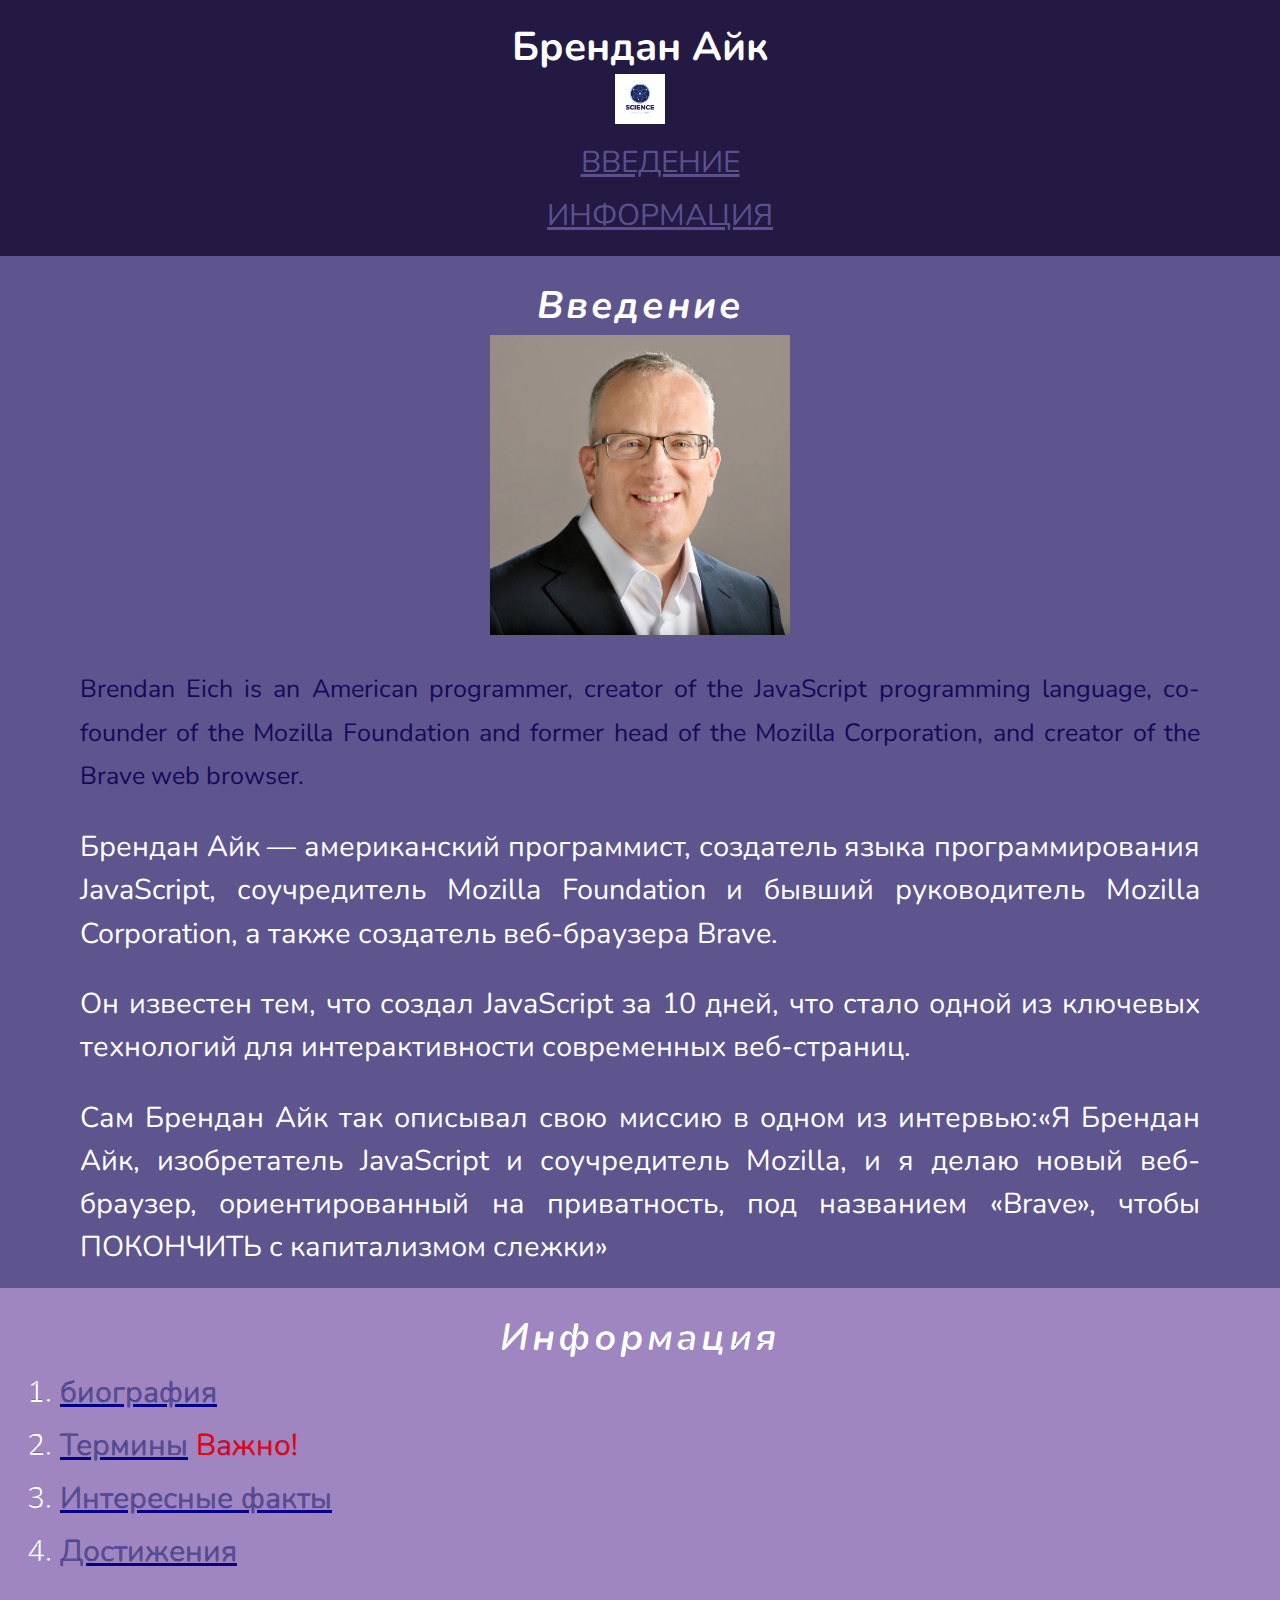
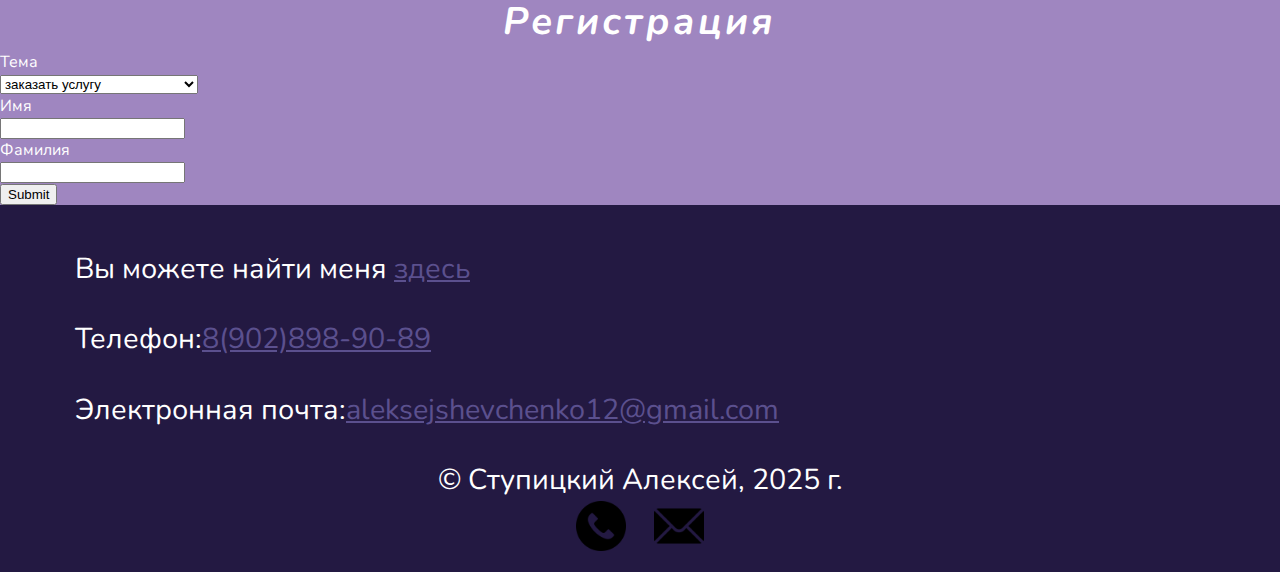
<file: index.html>
<!DOCTYPE html>
<html lang="ru">
<head>
    <meta charset="UTF-8">
    <meta name="viewport" content="width=device-width, initial-scale=1.0">
    <title>Брендан Айк</title>
    
    <link rel="preconnect" href="https://fonts.googleapis.com">
    <link rel="preconnect" href="https://fonts.gstatic.com" crossorigin>
    <link href="https://fonts.googleapis.com/css2?family=Inter:ital,opsz,wght@0,14..32,100..900;1,14..32,100..900&family=Nunito:ital,wght@0,200..1000;1,200..1000&display=swap" rel="stylesheet">


    <link rel="stylesheet" href="css/style.css">
</head>
<body>
    <header>
        <h1>Брендан Айк</h1>
        <img src="img/science-logo-template-design_23-2150337869.jpg" alt="логотип" width="50px">
        <nav>
            <ul>
                <li><a href="#about">Введение</a></li>
                <li><a href="#about1">Информация</a></li>
            </ul>
        </nav>
    </header>
    <main>
        <section id="about">
            <h2>Введение</h2>
            <a download href="img/Brendan_Eich_Mozilla_Foundation_official_photo.jpg">
                <img src="img/Brendan_Eich_Mozilla_Foundation_official_photo.jpg" alt="Брендан Айк" width="300px">
            </a>
            <p lang="en">Brendan Eich is an American programmer, creator of the JavaScript programming language, co-founder of the Mozilla Foundation and former head of the Mozilla Corporation, and creator of the Brave web browser.</p>
            <p>Брендан Айк — американский программист, создатель языка программирования JavaScript, соучредитель Mozilla Foundation и бывший руководитель Mozilla Corporation, а также создатель веб-браузера Brave.</p>
            <p>Он известен тем, что создал JavaScript за 10 дней, что стало одной из ключевых технологий для интерактивности современных веб-страниц. </p>
            <p>Сам Брендан Айк так описывал свою миссию в одном из интервью:<q>Я Брендан Айк, изобретатель JavaScript и соучредитель Mozilla, и я делаю новый веб-браузер, ориентированный на приватность, под названием «Brave», чтобы ПОКОНЧИТЬ с капитализмом слежки</q></p>
        </section>
        <section id="about1">
            <h2>Информация</h2>
            <ol>
                <li><a href="article1.html">биография</a></li>
                <li class="rdr"><a href="article2.html">Термины</a></li>
                <li><a href="article3.html">Интересные факты</a></li>
                <li><a href="article4.html">Достижения</a></li>
            </ol>
        </section> 
        <section>
            <h2>Регистрация</h2>
            <form action="#contact-form">
                <div class="form_item">
                    <label for="topic">Тема</label><br>
                    <select name="topic" id="topic">
                        <option value="1">заказать услугу</option>
                        <option value="2">Остовить отзыв/замечание</option>
                        <option value="3">предложить сотрудничество</option>
                        <option value="4">Другое</option>
                    </select>
                </div>
                <div class="form_item">
                    <label for="">Имя</label><br>
                    <input type="text">
                </div>
                <div class="form_item">
                    <label for="">Фамилия</label><br>
                    <input type="text">
                </div>
            
                <div class="form_item">
                <input type="submit">
                </div>


            </form>
        </section>
    </main>
    <footer>
        <p>Вы можете найти меня <a target="_blank" href="https://vk.com/stupickijaleksej">здесь</a></p>
        <p>Телефон:<a href="tel:89028989089" >8(902)898-90-89</a></p>
        <p>Электронная почта:<a href="mailo:aleksejshevchenko12@gmail.com">aleksejshevchenko12@gmail.com </a></p>
        <p class="hih">&copy; Ступицкий Алексей, 2025 г.</p>
        <img src="img/455705.png" class="nn" alt="Номер"> 
        <img src="img/646135.png" class="nn" alt="Почта">
    </footer>
</body>
</html>
</file>
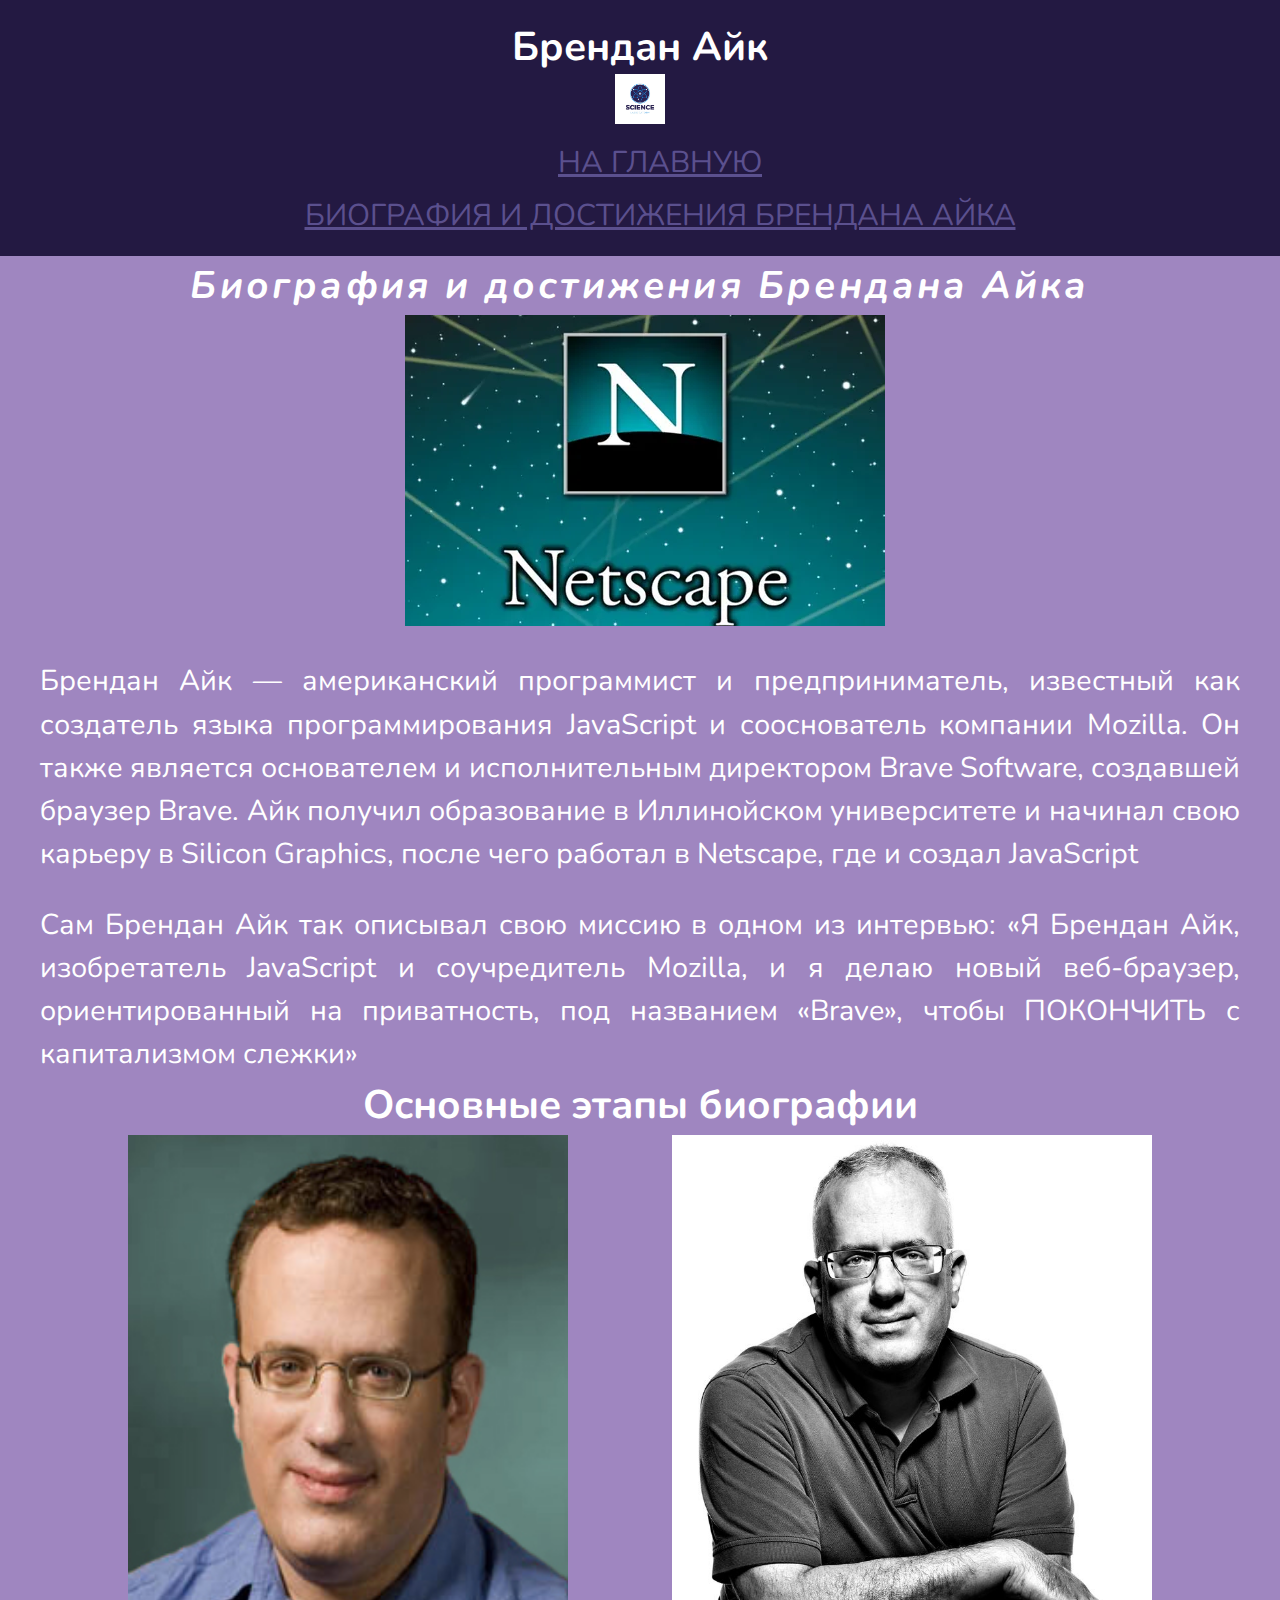
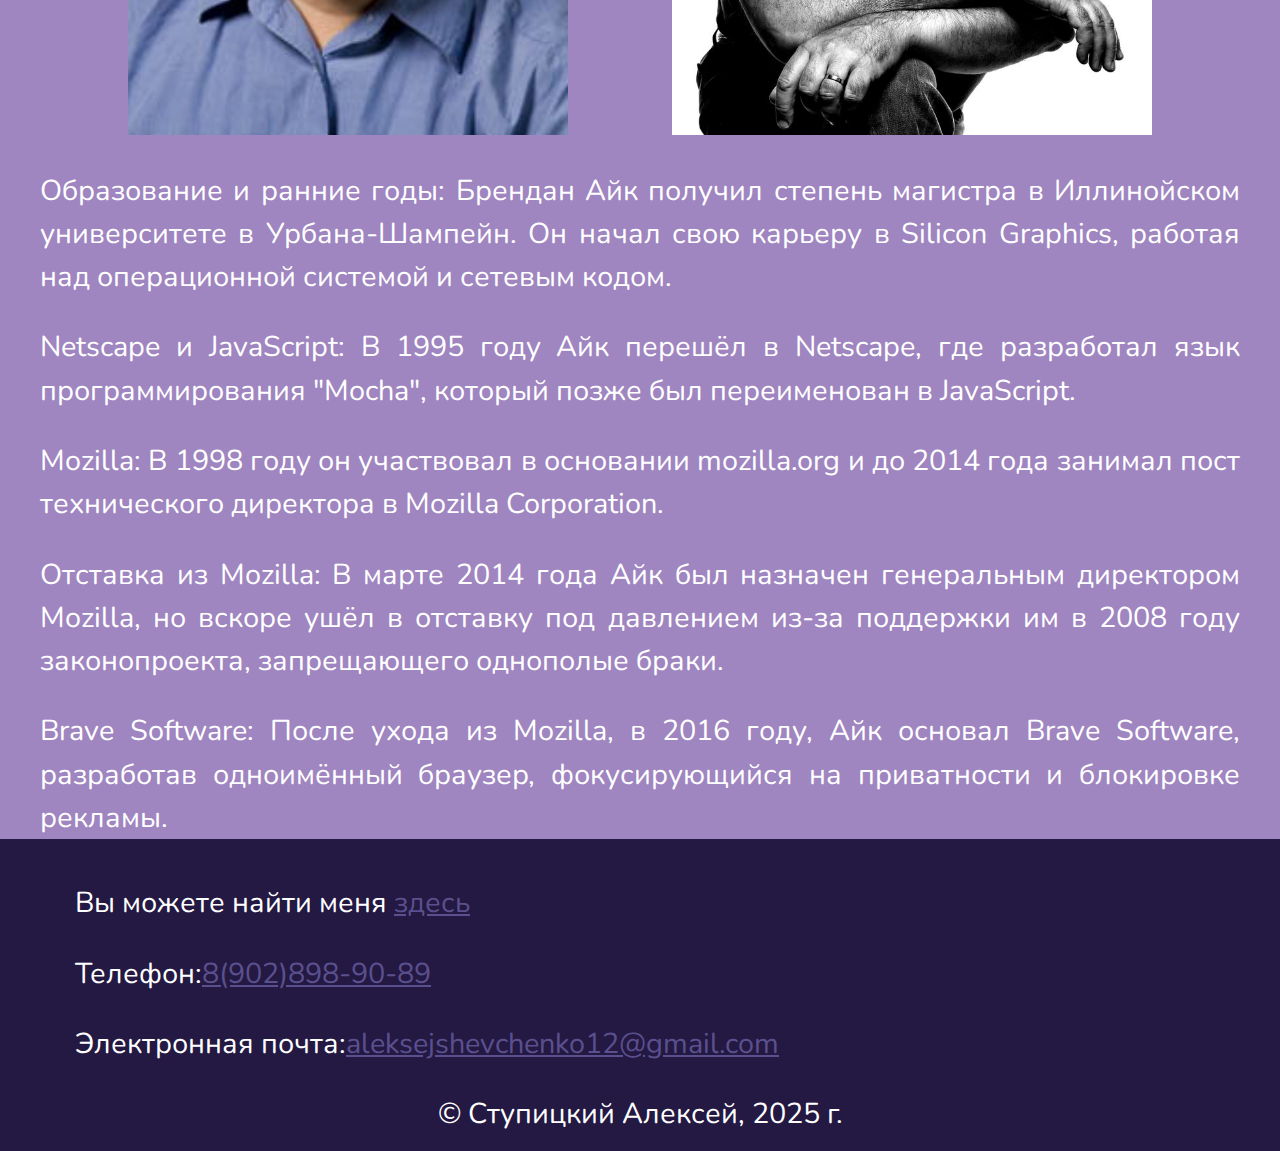
<file: article1.html>
<!DOCTYPE html>        
<html lang="ru">
<head>
    <meta charset="UTF-8">
    <meta name="viewport" content="width=device-width, initial-scale=1.0">
    <title>Брендан Айк</title>

    <link rel="preconnect" href="https://fonts.googleapis.com">
    <link rel="preconnect" href="https://fonts.gstatic.com" crossorigin>
    <link href="https://fonts.googleapis.com/css2?family=Inter:ital,opsz,wght@0,14..32,100..900;1,14..32,100..900&family=Nunito:ital,wght@0,200..1000;1,200..1000&display=swap" rel="stylesheet">


    <link rel="stylesheet" href="css/style.css">
</head>
<body>
    <header>
        <h1>Брендан Айк</h1>
        <img src="img/science-logo-template-design_23-2150337869.jpg" alt="логотип" width="50px">
        <nav>
            <ul>
                <li><a href="index.html">На главную</a></li>
                <li><a href="#ddr">Биография и достижения Брендана Айка</a></li>
            </ul>
        </nav>
    </header>
    <main>
        <section id="ddr">
            <h2>Биография и достижения Брендана Айка</h2>
            <a href="img/i.webp">
                <img src="img/i.webp" alt="Netscape" style="position: relative; left: 5px;" />
            </a>
            <p>Брендан Айк — американский программист и предприниматель, известный как создатель языка программирования JavaScript и сооснователь компании Mozilla. Он также является основателем и исполнительным директором Brave Software, создавшей браузер Brave. Айк получил образование в Иллинойском университете и начинал свою карьеру в Silicon Graphics, после чего работал в Netscape, где и создал JavaScript
            <p>Сам Брендан Айк так описывал свою миссию в одном из интервью: 
            <q>Я Брендан Айк, изобретатель JavaScript и соучредитель Mozilla, и я делаю новый веб-браузер, ориентированный на приватность, под названием «Brave», чтобы ПОКОНЧИТЬ с капитализмом слежки</q></p>
            <h3>Основные этапы биографии</h3>
            <img src="img/BEich.jpg" class="ded" alt="Брендан Айк">
            <img src="img/7a01943fad7e4500834b2a99633d2d05.jpg" class="viv" alt="Брендан Айк">
            <p>Образование и ранние годы: Брендан Айк получил степень магистра в Иллинойском университете в Урбана-Шампейн. Он начал свою карьеру в Silicon Graphics, работая над операционной системой и сетевым кодом.</p> 
            <p>Netscape и JavaScript: В 1995 году Айк перешёл в Netscape, где разработал язык программирования "Mocha", который позже был переименован в JavaScript.</p>
            <p>Mozilla: В 1998 году он участвовал в основании mozilla.org и до 2014 года занимал пост технического директора в Mozilla Corporation.</p>
            <p>Отставка из Mozilla: В марте 2014 года Айк был назначен генеральным директором Mozilla, но вскоре ушёл в отставку под давлением из-за поддержки им в 2008 году законопроекта, запрещающего однополые браки.</p>
            <p>Brave Software: После ухода из Mozilla, в 2016 году, Айк основал Brave Software, разработав одноимённый браузер, фокусирующийся на приватности и блокировке рекламы.</p>
    </section>
</main>
<footer>
    <p>Вы можете найти меня <a target="_blank" href="https://vk.com/stupickijaleksej">здесь</a></p>
    <p>Телефон:<a href="tel:89028989089" >8(902)898-90-89</a></p>
    <p>Электронная почта:<a href="mailo:aleksejshevchenko12@gmail.com">aleksejshevchenko12@gmail.com </a></p>
    <p class="hih">&copy; Ступицкий Алексей, 2025 г.</p>
    </footer>    
</body>
</html>
</file>
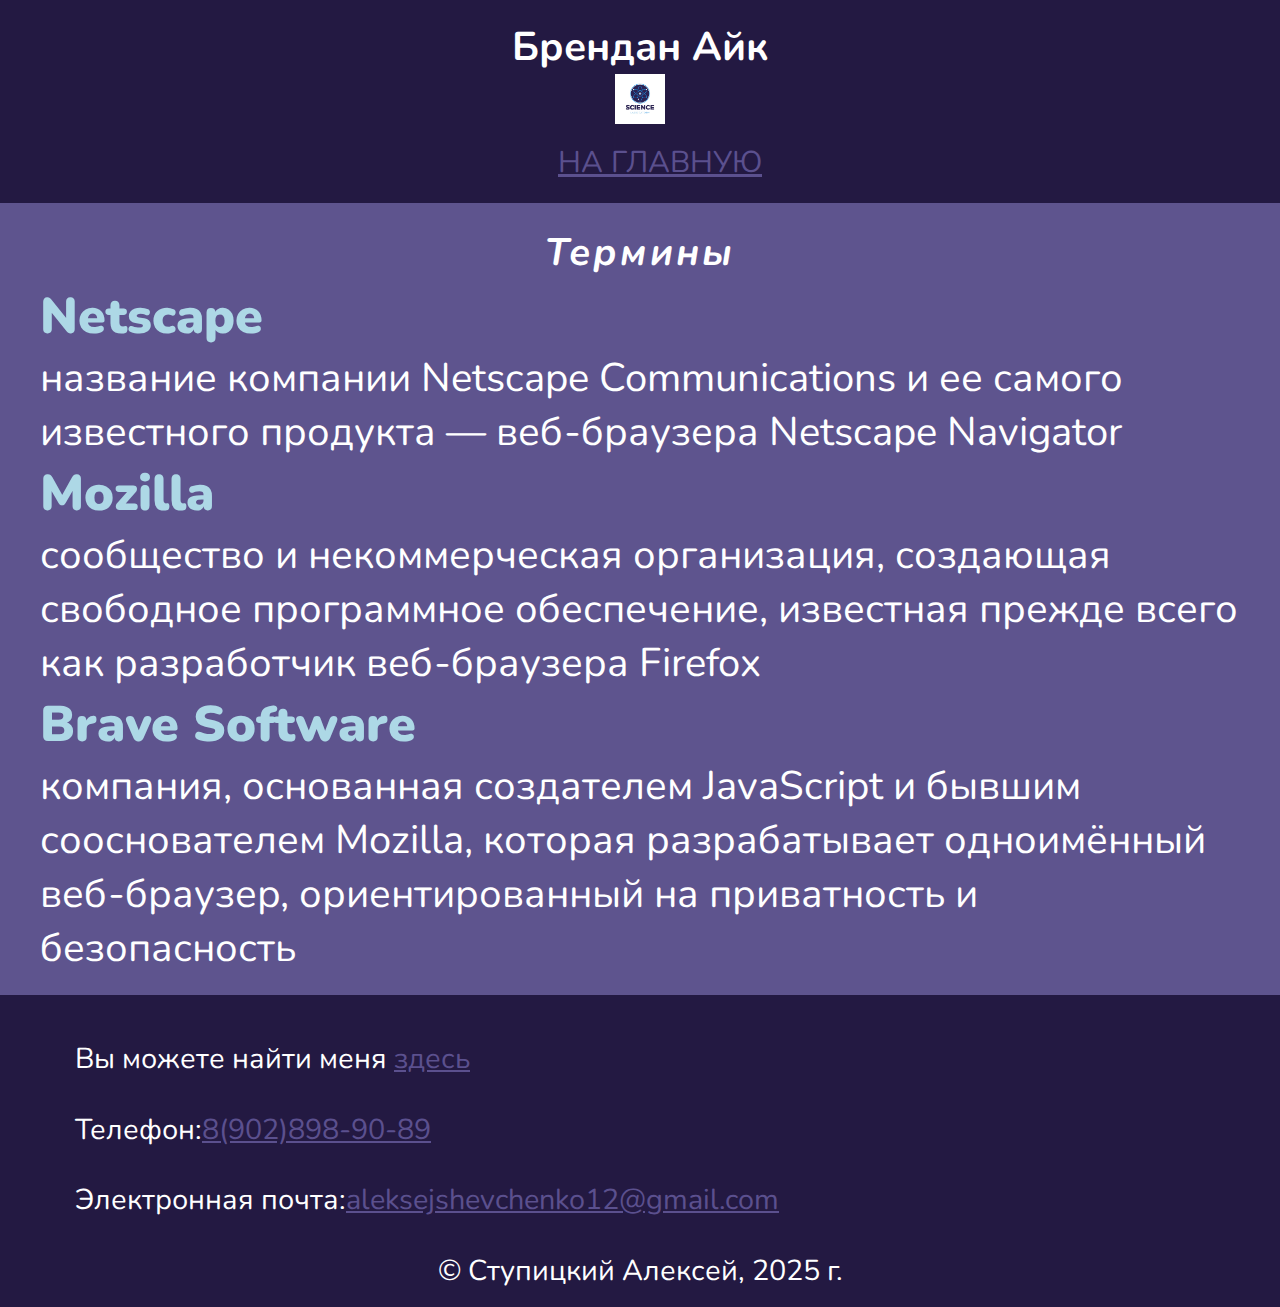
<file: article2.html>
<!DOCTYPE html>
<html lang="ru">
<head>
    <meta charset="UTF-8">
    <meta name="viewport" content="width=device-width, initial-scale=1.0">
    <title>Брендан Айк</title>

    <link rel="preconnect" href="https://fonts.googleapis.com">
    <link rel="preconnect" href="https://fonts.gstatic.com" crossorigin>
    <link href="https://fonts.googleapis.com/css2?family=Inter:ital,opsz,wght@0,14..32,100..900;1,14..32,100..900&family=Nunito:ital,wght@0,200..1000;1,200..1000&display=swap" rel="stylesheet">

    
    <link rel="stylesheet" href="css/style.css">
</head>
<body>
    <header>
        <h1>Брендан Айк</h1>
        <img src="img/science-logo-template-design_23-2150337869.jpg" alt="логотип" width="50px">
        <nav>
            <ul>
                <li><a href="index.html">На главную</a></li>
            </ul>
        </nav>
    </header>
    <main>
        <section id="about">
            <h2>Термины</h2>
            <a download href="img/meteor-solid-full.svg"></a>
            <dl>
                <dt lang="en">Netscape</dt>
                <dd>название компании Netscape Communications и ее самого известного продукта — веб-браузера Netscape Navigator</dd>
                <dt lang="en">Mozilla</dt>
                <dd>сообщество и некоммерческая организация, создающая свободное программное обеспечение, известная прежде всего как разработчик веб-браузера Firefox</dd>
                <dt lang="en">Brave Software</dt>
                <dd>компания, основанная создателем JavaScript и бывшим сооснователем Mozilla, которая разрабатывает одноимённый веб-браузер, ориентированный на приватность и безопасность</dd>
            </dl>
        </section>
    </main>
    <footer>
        <p>Вы можете найти меня <a target="_blank" href="https://vk.com/stupickijaleksej">здесь</a></p>
        <p>Телефон:<a href="tel:89028989089" >8(902)898-90-89</a></p>
        <p>Электронная почта:<a href="mailo:aleksejshevchenko12@gmail.com">aleksejshevchenko12@gmail.com </a></p>
        <p class="hih">&copy; Ступицкий Алексей, 2025 г.</p>
    </footer>    
</body>
</html>
</file>
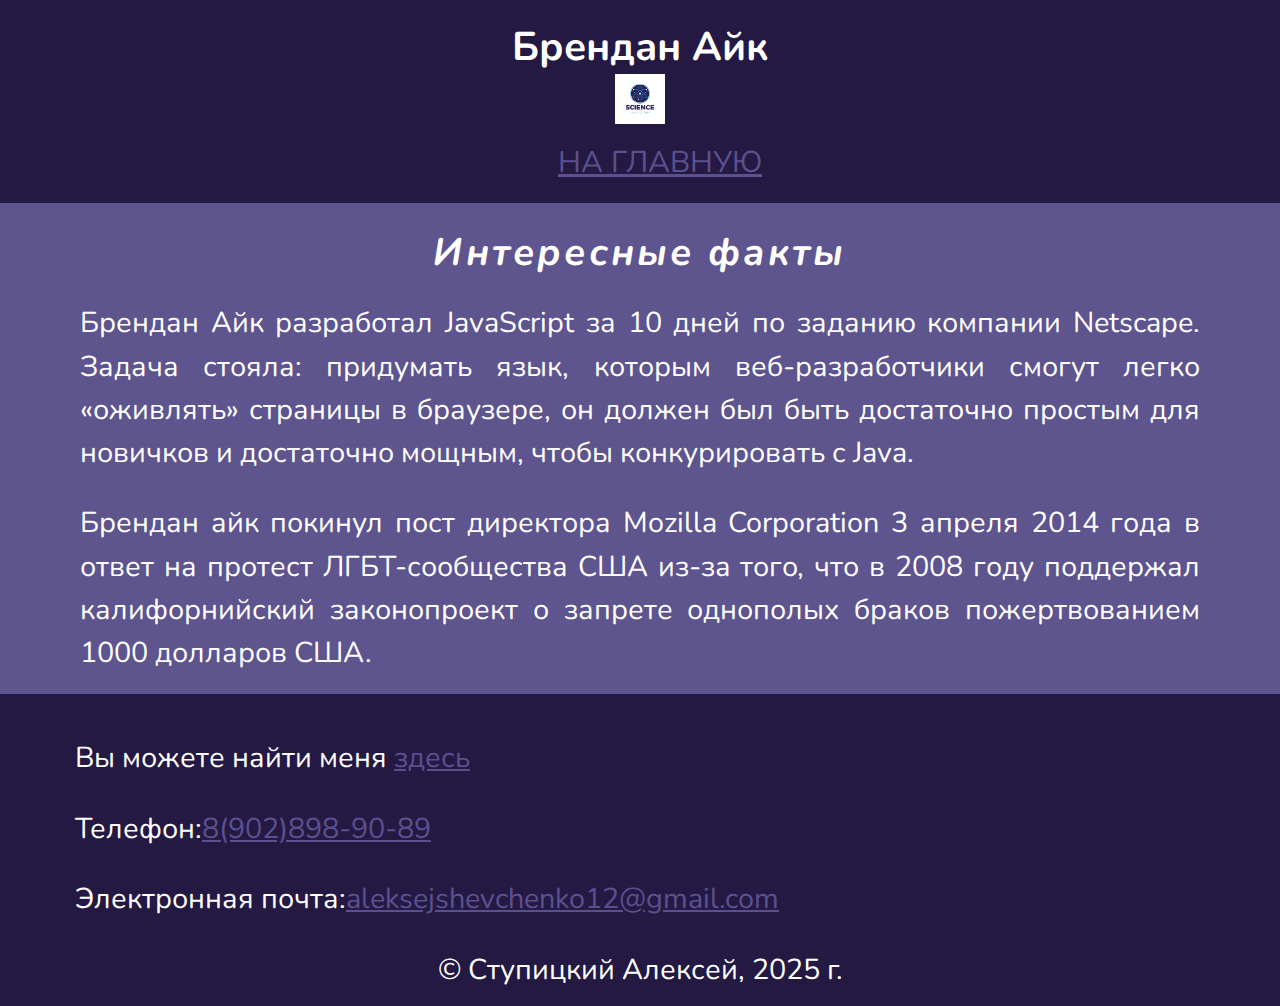
<file: article3.html>
<!DOCTYPE html>
<html lang="ru">
<head>
    <meta charset="UTF-8">
    <meta name="viewport" content="width=device-width, initial-scale=1.0">
    <title>Брендан Айк</title>

    <link rel="preconnect" href="https://fonts.googleapis.com">
    <link rel="preconnect" href="https://fonts.gstatic.com" crossorigin>
    <link href="https://fonts.googleapis.com/css2?family=Inter:ital,opsz,wght@0,14..32,100..900;1,14..32,100..900&family=Nunito:ital,wght@0,200..1000;1,200..1000&display=swap" rel="stylesheet">

    
    <link rel="stylesheet" href="css/style.css">
</head>
<body>
    <header>
        <h1>Брендан Айк</h1>
        <img src="img/science-logo-template-design_23-2150337869.jpg" alt="логотип" width="50px">
        <nav>
            <ul>
                <li><a href="index.html">На главную</a></li>
            </ul>
        </nav>
    </header>
    <main>
        <section id="about">
            <h2>Интересные факты</h2>
            <a download href="img/meteor-solid-full.svg"></a>
            <p>Брендан Айк разработал JavaScript за 10 дней по заданию компании Netscape. Задача стояла: придумать язык, которым веб-разработчики смогут легко «оживлять» страницы в браузере, он должен был быть достаточно простым для новичков и достаточно мощным, чтобы конкурировать с Java.

            </p>
            <p>Брендан айк покинул пост директора Mozilla Corporation 3 апреля 2014 года  в ответ на протест ЛГБТ-сообщества США из-за того, что в 2008 году поддержал калифорнийский законопроект о запрете однополых браков пожертвованием 1000 долларов США.

            </p>
        </section>
    </main>
    <footer>
        
        <p>Вы можете найти меня <a target="_blank" href="https://vk.com/stupickijaleksej">здесь</a></p>
        <p>Телефон:<a href="tel:89028989089" >8(902)898-90-89</a></p>
        <p>Электронная почта:<a href="mailo:aleksejshevchenko12@gmail.com">aleksejshevchenko12@gmail.com </a></p>
        <p class="hih">&copy; Ступицкий Алексей, 2025 г.</p>
    </footer>    
</body>

</html>
</file>
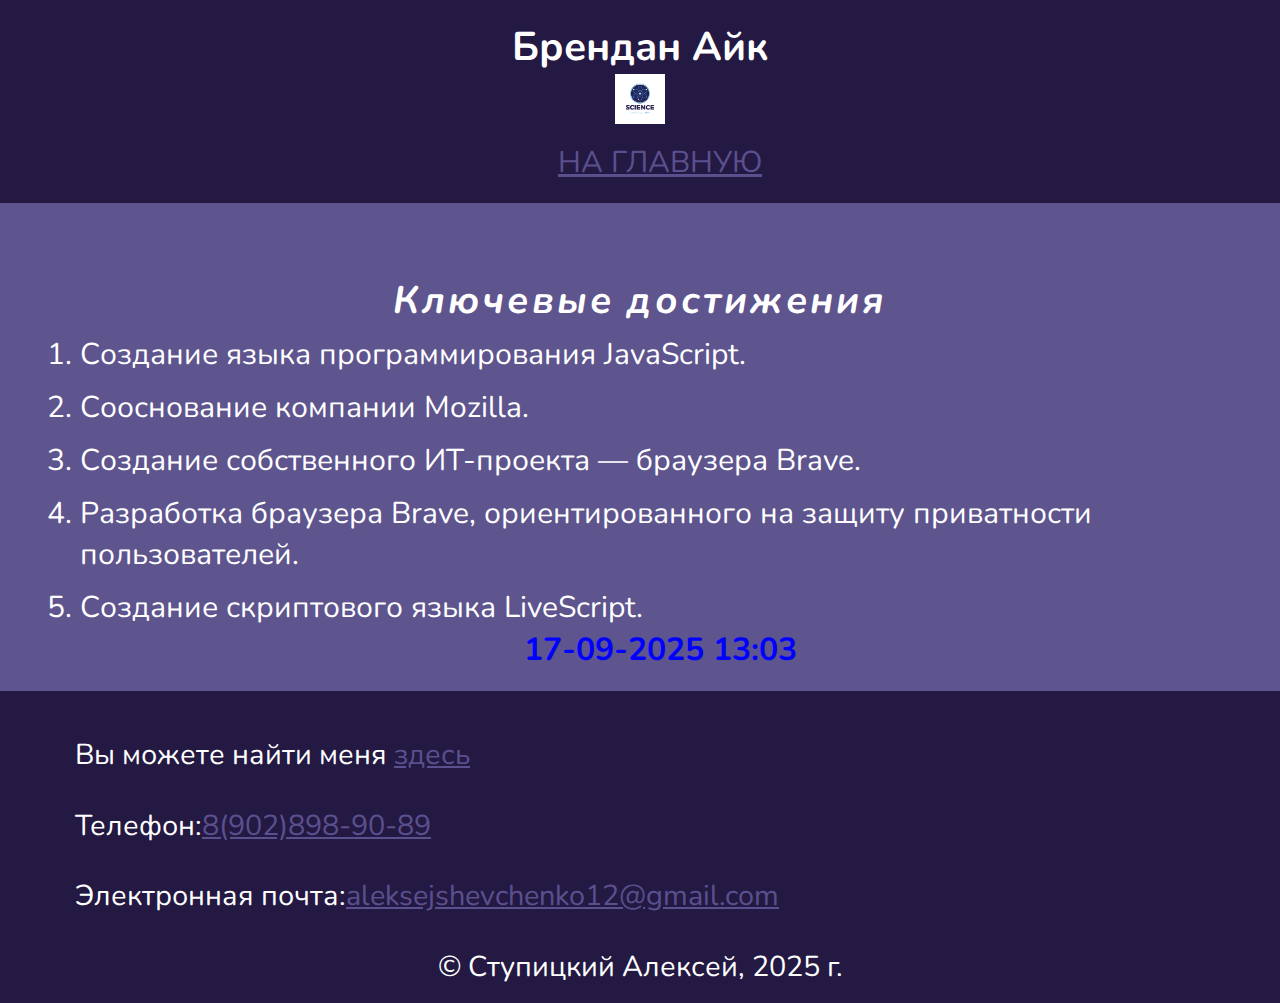
<file: article4.html>
<!DOCTYPE html>
<html lang="ru">
<head>
    <meta charset="UTF-8">
    <meta name="viewport" content="width=device-width, initial-scale=1.0">
    <title>Брендан Айк</title>

    <link rel="preconnect" href="https://fonts.googleapis.com">
    <link rel="preconnect" href="https://fonts.gstatic.com" crossorigin>
    <link href="https://fonts.googleapis.com/css2?family=Inter:ital,opsz,wght@0,14..32,100..900;1,14..32,100..900&family=Nunito:ital,wght@0,200..1000;1,200..1000&display=swap" rel="stylesheet">

    
    <link rel="stylesheet" href="css/style.css">
</head>
<body>
    <header>
        <h1>Брендан Айк</h1>
        <img src="img/science-logo-template-design_23-2150337869.jpg" alt="логотип" width="50px">
        <nav>
            <ul>
                <li><a href="index.html">На главную</a></li>
            </ul>
        </nav>
    </header>
    <main>
        <section id="about">
            <h2></h2>
            <a download href="img/meteor-solid-full.svg"></a>
        </section>
        <section id="rer">
            <h2>Ключевые достижения</h2>
            <ol>
                <li>Создание языка программирования JavaScript.</li>
                <li>Сооснование компании Mozilla.</li>
                <li>Создание собственного ИТ-проекта — браузера Brave.</li>
                <li>Разработка браузера Brave, ориентированного на защиту приватности пользователей.</li>
                <li>Создание скриптового языка LiveScript.</li>
              
                <h5><time datetime="17-09-2025 13:03">17-09-2025 13:03</time></h5>
            </ol>
        </section>
    </main>
    <footer>
        
        <p>Вы можете найти меня <a target="_blank" href="https://vk.com/stupickijaleksej">здесь</a></p>
        <p>Телефон:<a href="tel:89028989089" >8(902)898-90-89</a></p>
        <p>Электронная почта:<a href="mailo:aleksejshevchenko12@gmail.com">aleksejshevchenko12@gmail.com </a></p>
        <p class="hih">&copy; Ступицкий Алексей, 2025 г.</p>
    </footer>    
</body>
</html>
</file>
<file: css/style.css>
* {
    margin: 0;
    padding: 10;
}

html {
    font-size: 1em;
    font-family: "Nunito", sans-serif;
}

body {
    background-color:#9f86c0 ;
    color:white;
}

header {
    background-color: #231942;
    text-align: center;
    padding: 20px 40px;
}

footer {
    background-color: #231942;
    color:white;
    padding: 15px 35px;
    text-align: center;
}

#about {
    background-color:#5e548e;
    padding: 20px 40px;
    text-align: center;
}
#about1

{
    padding: 20px;
    -webkit-text-stroke: 0.2px;
    -webkit-text-stroke-color: darkblue;
}
#articles {
    padding: 20px 40px;
    color:black;
}

#content {
    padding: 30px 50px;
    box-shadow:midnightblue;
}

p {
    text-align: justify;
    font-size: 1.8rem;
    margin-top: 1.7rem;
    line-height: 2.7rem;
    margin-left: 2.5rem;
    margin-right:2.5rem;
}

nav ul {
    list-style: none;
    text-transform: uppercase;
}
h1{
    font-size: 40px;
    text-align: center;
}
h2{
    font-style: oblique;
    text-align: center;
    
    font-size: 2.4rem;
    margin: 0.5rem;
    line-height: 2.7rem;
    margin-left: 2.5rem;
    margin-right:2.5rem;
    letter-spacing: 3.2px;    
}
h3{
    text-align: center;
    line-height: 150%;
    font-size: 40px;
}
h4{
    text-align: center;
    font-size: 1.5rem;
}
h5{
    text-align: center;
    font-size: 2rem;
    color: blue;
}
dt{
    font-weight: 1000;
    text-align: left;
    font-size: 50px;
    color:lightblue
}
dd{
    text-align: left;
    font-weight: 400;
    font-size: 40px;
}
li{
    font-size: 30px;
    margin-top: 12px;
}


#ddr{
    text-align: center;

}
a:hover{
    color: #ffd6ed;
}
a:focus{
    color:#e0b1ce
}
#rer{
     background-color:#5e548e;
    padding: 20px 40px;
}
.ded{
    margin-right:100px;
    width: 440px;
    height: 600px;
}
.viv{
    width: 480px;
}
a{
    color:#5B508E;
}
.hih{
    text-align: center;

}
.ram{
    text-align: justify;
    margin-top: 1.7rem;
    font-size: 1.8rem;
    line-height: 2.7rem;
    margin-left: 2.5rem;
    margin-right:2.5rem;
    letter-spacing: 3.2px;

}
p:lang(en)
{
    font-size: 25px;
    color:#140a5a;
}
.rdr:after{
    content: "Важно!";
    color:red;
    margin-left: 8px;
}
footer:nth-child(5){
    border: #5B508E;
}
.nn{
   width: 50px;
   height: 50px;
   margin-left:1%;
   margin-right: 1%;
   text-align: center;
}

.lobster-regular {
  font-family: "Lobster", sans-serif;
  font-weight: 400;
  font-style: normal;
}

#contact-form input[type="text"]{
    height: 20px;
    width: 250px;
    padding: 5px;
    margin-bottom: 10px;
    border: white solid 1 px;
    background-color: #eddfff;
}
</file>
